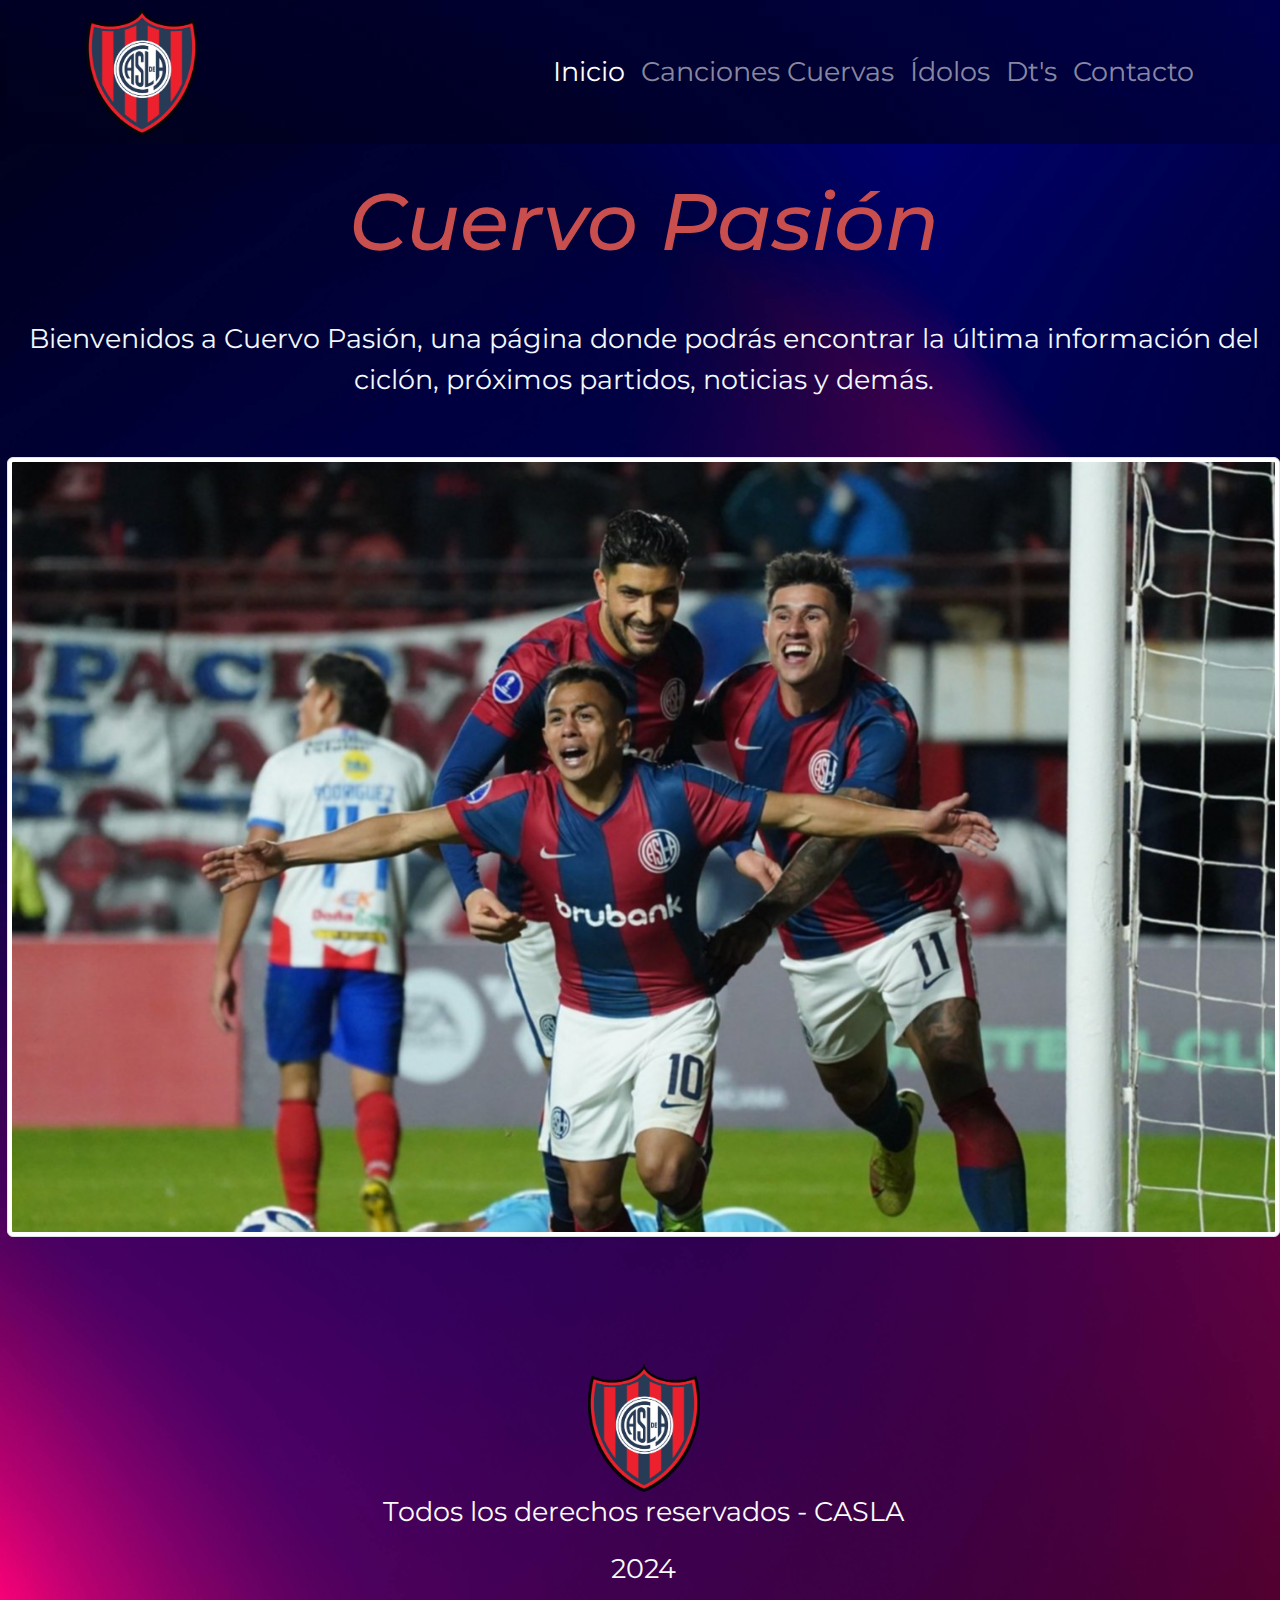
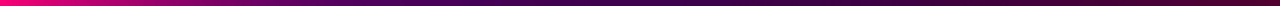
<file: index.html>
<!DOCTYPE html>
<html lang="en">
    <head>
        <meta charset="UTF-8">
        <meta name="viewport" content="width=device-width, initial-scale=1.0">
        <title>Cuervo Pasión</title>
        <meta name="description" content="Toda la información azulgrana en un solo lugar. Acá vas a encontrar todo lo que quieras saber sobre San Lorenzo de Almagro.">
        <meta name="keywords" content="SANLORENZO, AZULGRANA, CUERVO, BOEDO, ROMAGNOLI, BAUZA">
        <link rel="stylesheet" href="https://cdnjs.cloudflare.com/ajax/libs/animate.css/4.1.1/animate.min.css"/>
        <link rel="shortcut icon" href="./img/logoheader.png" type="image/x-icon">
        <link rel="stylesheet" href="./css/bootstrap.min.css">
        <link rel="stylesheet" href="./css/main.css">
    </head>

    <script src="./js/bootstrap.min.js"></script>

    <body>
        
        <header class="width-bg ">

            <nav class="navbar navbar-expand-lg navbar-dark container" >
                <div class="container-fluid">
                    <img src="./img/logoheader.png" alt="Logo del header" class="logofooter">
                  <button class="navbar-toggler" type="button" data-bs-toggle="collapse" data-bs-target="#navbarNav" aria-controls="navbarNav" aria-expanded="false" aria-label="Toggle navigation">
                    <span class="navbar-toggler-icon"></span>
                  </button>
                  <div class="collapse navbar-collapse" id="navbarNav">
                    <ul class="navbar-nav ms-auto">
                      <li class="nav-item">
                        <a class="nav-link active" aria-current="page" href="../index.html" >Inicio</a>
                      </li>
                      <li class="nav-item">
                        <a class="nav-link" href="./pages/canciones.html">Canciones Cuervas</a>
                      </li>
                      <li class="nav-item">
                        <a class="nav-link" href="./pages/idolos.html">Ídolos</a>
                      </li>
                      <li class="nav-item">
                        <a class="nav-link" href="./pages/dts.html">Dt's</a>
                      </li>
                      <li class="nav-item">
                        <a class="nav-link" href="./pages/contacto.html">Contacto</a>
                      </li>
                    </ul>
                  </div>
                </div>
              </nav>
                

        </header>

        <main>

            <section class= "cuervopasion">
                
                <h1 class="titulos">Cuervo Pasión</h1>
                <br>
                <p>Bienvenidos a Cuervo Pasión, una página donde podrás encontrar la última información del ciclón, próximos partidos, noticias y demás.</p>
                <br>
                <div class="animate__animated animate__bounceIn">
                    <!-- Imagen de inicio de página -->
                    <center>
                    <img src="./img/inicio.jpg" alt="Imagen de inicio de página" class="img-thumbnail">
                    </center>
                </div>

            </section>

        </main>

        <footer class="footer">

            <div>
                <img src="../img/logoheader.png" alt="Logo del footer" class="logofooter img-fluid">
                <p>Todos los derechos reservados - CASLA</p>
                <p>2024</p>
            </div>

        </footer>

    </body>
</html>
</file>
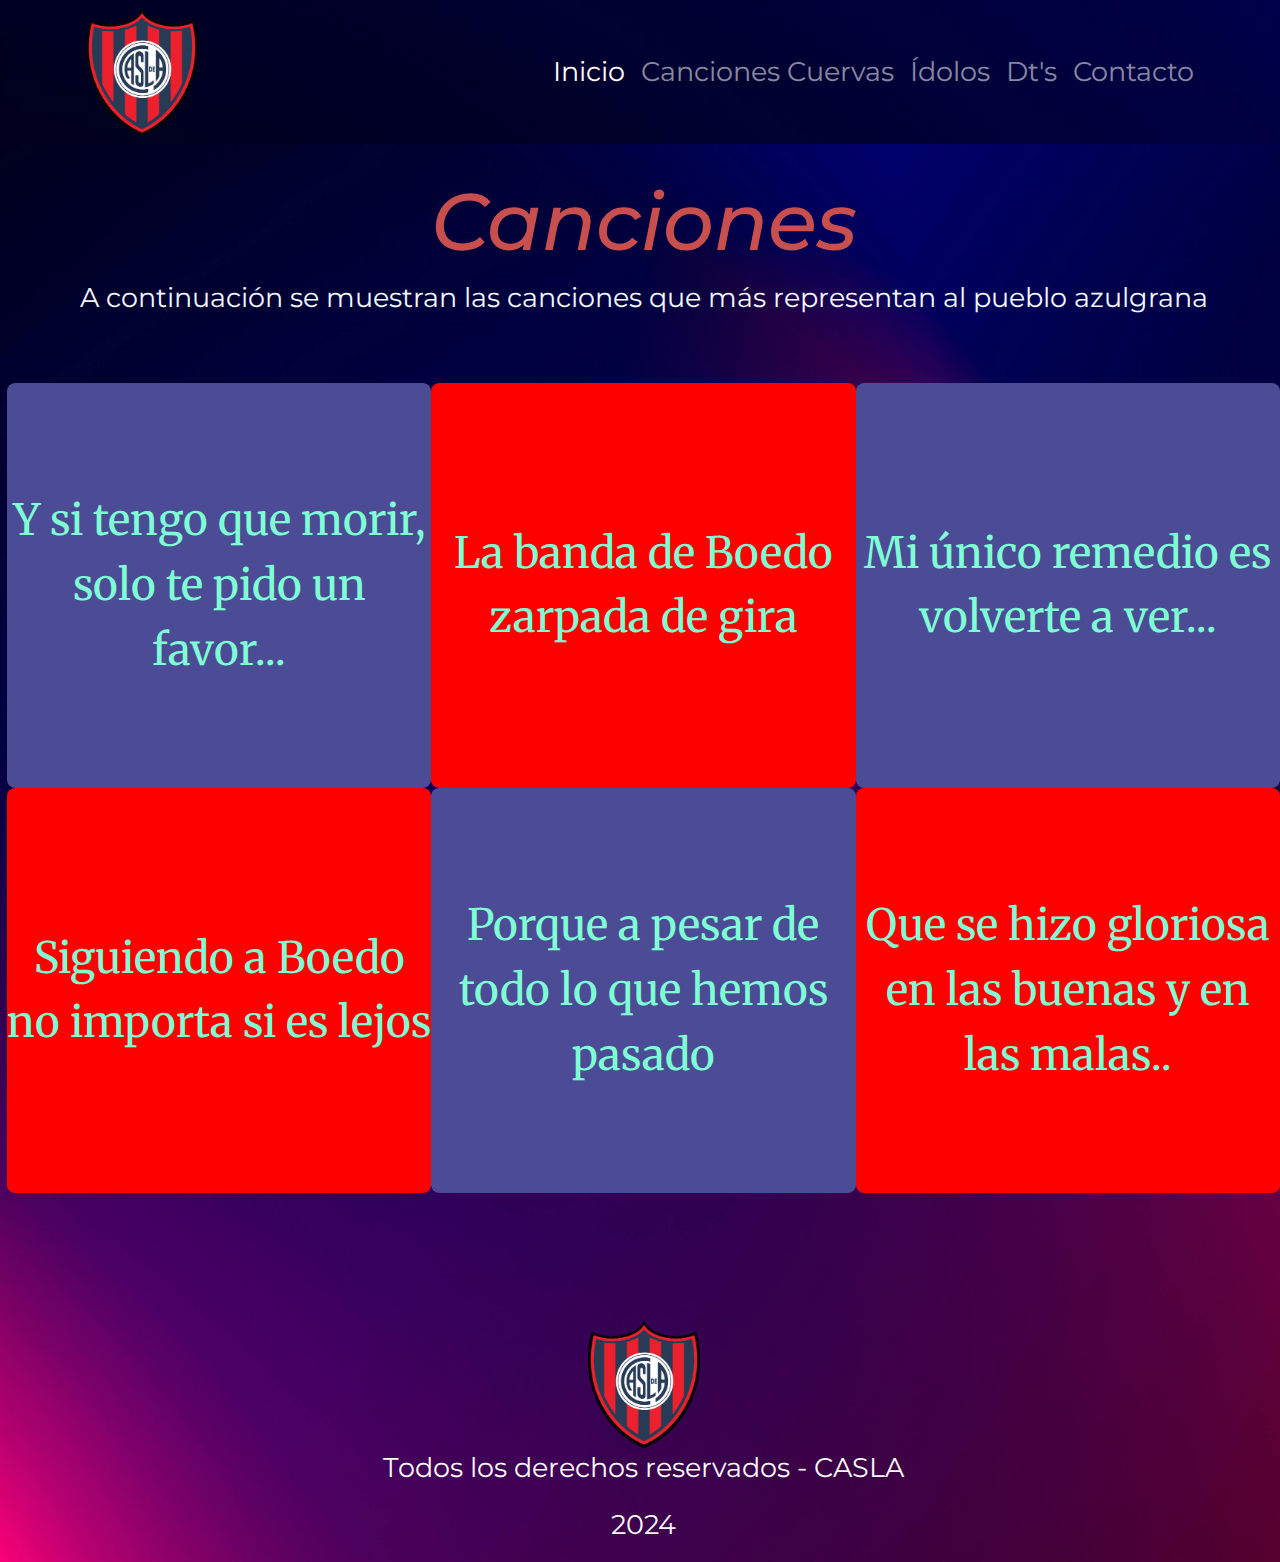
<file: pages/canciones.html>
<!DOCTYPE html>
<html lang="en">
<head>
    <meta charset="UTF-8">
    <meta name="viewport" content="width=device-width, initial-scale=1.0">
    <title>Canciones</title>
    <link rel="stylesheet" href="https://cdnjs.cloudflare.com/ajax/libs/animate.css/4.1.1/animate.min.css"/>
    <link rel="shortcut icon" href="../img/logoheader.png" type="image/x-icon">
    <link rel="stylesheet" href="../css/bootstrap.min.css">
    <link rel="stylesheet" href="../css/main.css">
</head>

<script src="../js/bootstrap.min.js"></script>

<body>
    <header class="width-bg ">

        <nav class="navbar navbar-expand-lg navbar-dark container" >
            <div class="container-fluid">
                <img src="../img/logoheader.png" alt="Logo del footer" class="logofooter">
              <button class="navbar-toggler" type="button" data-bs-toggle="collapse" data-bs-target="#navbarNav" aria-controls="navbarNav" aria-expanded="false" aria-label="Toggle navigation">
                <span class="navbar-toggler-icon"></span>
              </button>
              <div class="collapse navbar-collapse" id="navbarNav">
                <ul class="navbar-nav ms-auto">
                  <li class="nav-item">
                    <a class="nav-link active" aria-current="page" href="../index.html" >Inicio</a>
                  </li>
                  <li class="nav-item">
                    <a class="nav-link" href="../pages/canciones.html">Canciones Cuervas</a>
                  </li>
                  <li class="nav-item">
                    <a class="nav-link" href="../pages/idolos.html">Ídolos</a>
                  </li>
                  <li class="nav-item">
                    <a class="nav-link" href="../pages/dts.html">Dt's</a>
                  </li>
                  <li class="nav-item">
                    <a class="nav-link" href="../pages/contacto.html">Contacto</a>
                  </li>
                </ul>
              </div>
            </div>
          </nav>
    </header>


    <main>

        <section class= "cuervopasion">
            <h1 class="titulos">Canciones</h1>
            <p class="pb-5">A continuación se muestran las canciones que más representan al pueblo azulgrana</p>
        <section>

        <!-- Links a las cancioes -->
        <div class="contenedor">
        <a href="https://youtu.be/IlNC35grHRY?si=Giy1nNHYZ1e5mpod" class="cancion1">Y si tengo que morir, solo te pido un favor...</a>
         <a href="https://youtu.be/9rovLCpFaoI?si=sd_qRaxyRibDCoLL" class="cancion2">La banda de Boedo zarpada de gira</a>
         <a href="https://youtu.be/p1fyABog9Lk?si=t9PZen1uOUBqcQzH" class="cancion3">Mi único remedio es volverte a ver...</a>
         <a href="https://youtu.be/FA495Pp2aTc?si=rUICKEHHgUywJJx8" class="cancion4">Siguiendo a Boedo no importa si es lejos</a>
         <a href="https://youtu.be/zoSBFfYKUH0?si=CbMD6nckvhzxtqW3" class="cancion5">Porque a pesar de todo lo que hemos pasado</a>
         <a href="https://youtu.be/zJ4QKdlqW0I?si=PfaElXQHFsq1wFVB" class="cancion6">Que se hizo gloriosa en las buenas y en las malas..</a>
        </div>

    </main>

    <footer class="footer text-center">

        <div>
            <img src="../img/logoheader.png" alt="Logo del footer" class="logofooter img-fluid">
            <p>Todos los derechos reservados - CASLA</p>
            <p>2024</p>
        </div>

    </footer>

</body>
</html>
</file>
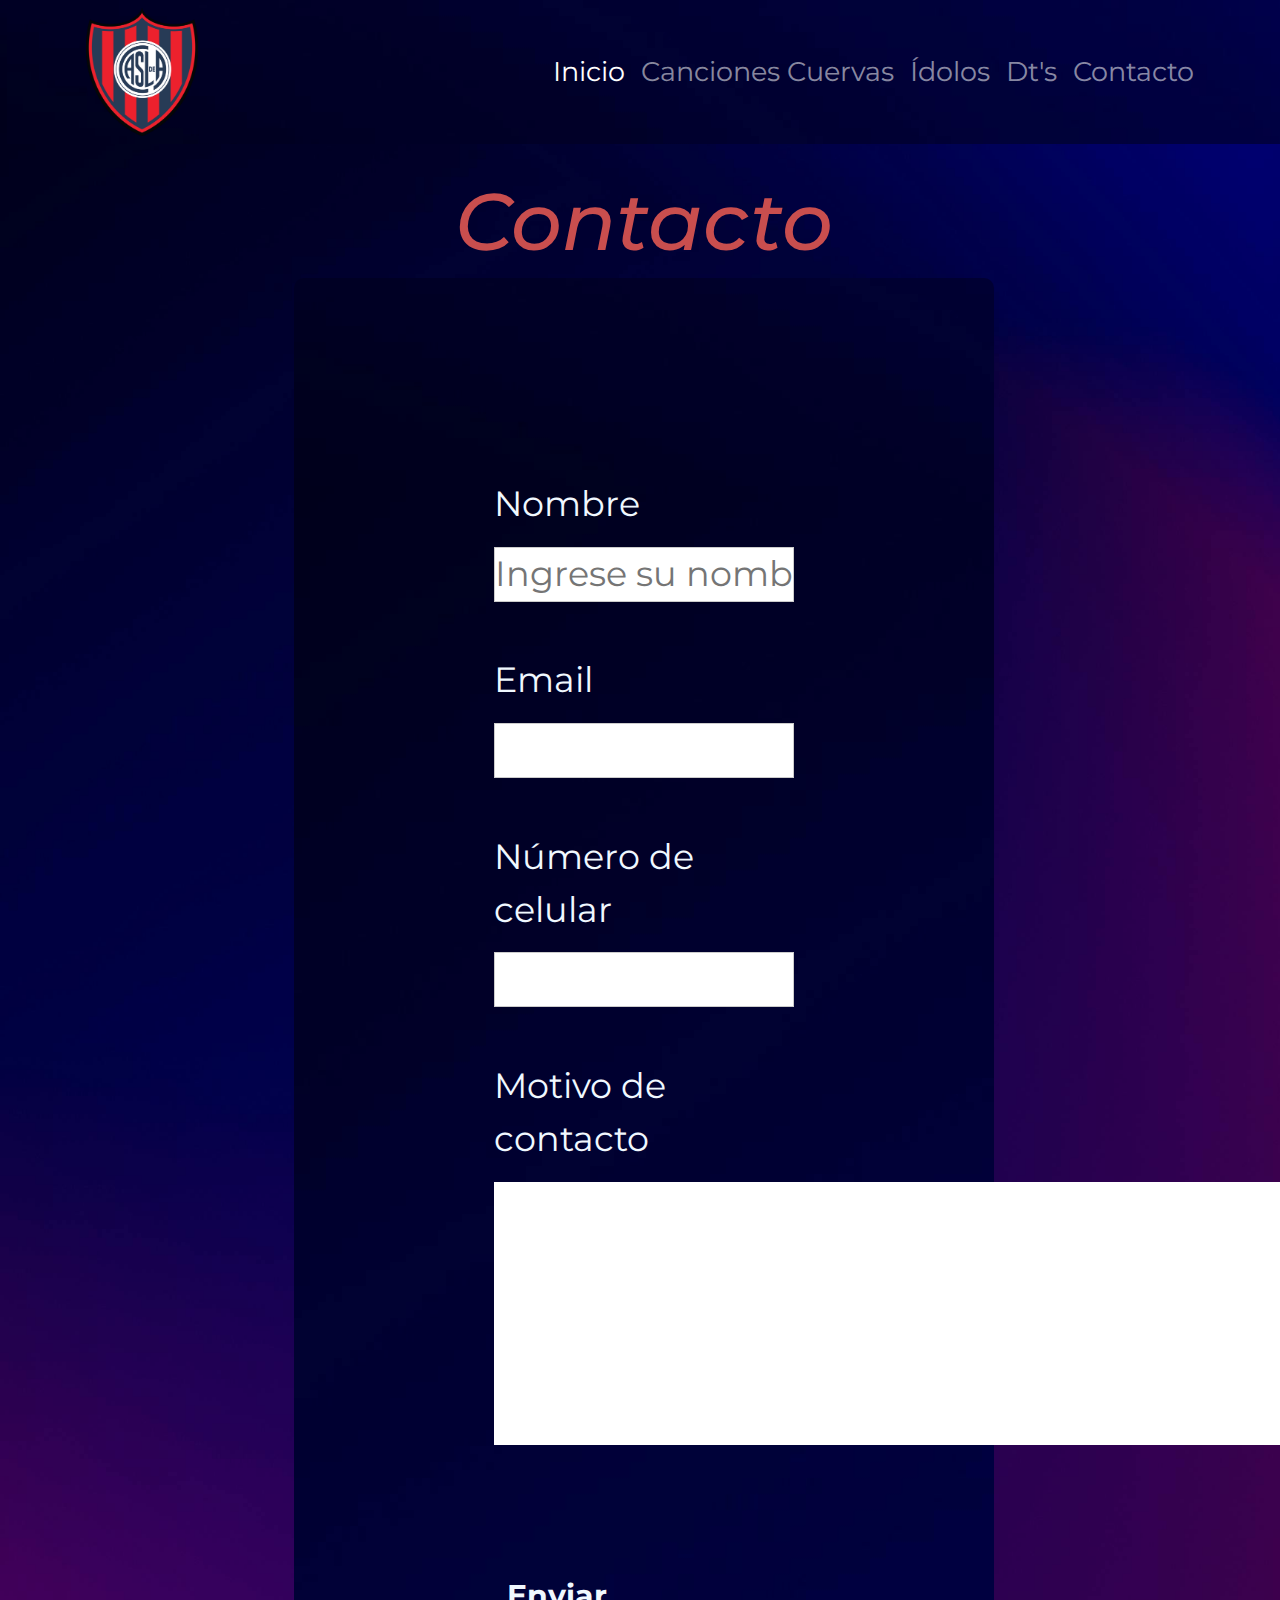
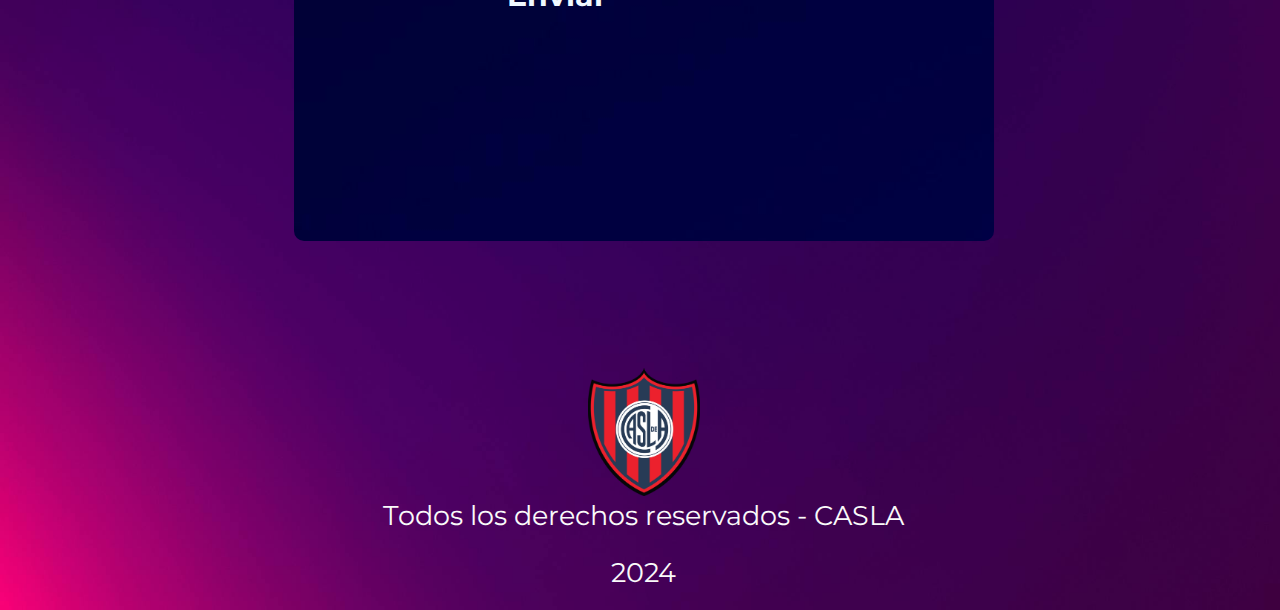
<file: pages/conatcto.html>
<!DOCTYPE html>
<html lang="en">
<head>
    <meta charset="UTF-8">
    <meta name="viewport" content="width=device-width, initial-scale=1.0">
    <title>Contacto</title>
    <link rel="stylesheet" href="https://cdnjs.cloudflare.com/ajax/libs/animate.css/4.1.1/animate.min.css"/>
    <link rel="shortcut icon" href="../img/logoheader.png" type="image/x-icon">
    <link rel="stylesheet" href="../css/bootstrap.min.css">
    <link rel="stylesheet" href="../css/main.css">
</head>

<body>
    <script src="../js/bootstrap.min.js"></script>
    <header class="width-bg ">

        <nav class="navbar navbar-expand-lg navbar-dark container" >
            <div class="container-fluid">
                <img src="../img/logoheader.png" alt="Logo del footer" class="logofooter">
              <button class="navbar-toggler" type="button" data-bs-toggle="collapse" data-bs-target="#navbarNav" aria-controls="navbarNav" aria-expanded="false" aria-label="Toggle navigation">
                <span class="navbar-toggler-icon"></span>
              </button>
              <div class="collapse navbar-collapse" id="navbarNav">
                <ul class="navbar-nav ms-auto">
                  <li class="nav-item">
                    <a class="nav-link active" aria-current="page" href="../index.html" >Inicio</a>
                  </li>
                  <li class="nav-item">
                    <a class="nav-link" href="../pages/canciones.html">Canciones Cuervas</a>
                  </li>
                  <li class="nav-item">
                    <a class="nav-link" href="../pages/idolos.html">Ídolos</a>
                  </li>
                  <li class="nav-item">
                    <a class="nav-link" href="../pages/dts.html">Dt's</a>
                  </li>
                  <li class="nav-item">
                    <a class="nav-link" href="#">Contacto</a>
                  </li>
                </ul>
              </div>
            </div>
          </nav>
            

    </header>

    
    <main>
        <h1>Contacto</h1>

        <div class="formcontacto">

            <form action="" method="" enctype="" >

                <p>Nombre</p>
                <input type="text" maxlength="9" placeholder="Ingrese su nombre" required class="field">
                <br>
                <br>

                <p>Email</p>
                <input type="email" minlength="4" class="field">
                <br>
                <br>

                <p>Número de celular</p>
                <input type="number" minlength="4" class="field">
                <br>
                <br>

                <p>Motivo de contacto</p>
                <textarea rows="5" cols="40"></textarea>
                <br>

                <br><br>

                <p class="button center-content">
                    <input type="submit" class="btn btn-white" value="Enviar">
                </p>
            </form>
        </div>

    </main>

    <footer class="footer">

        <div>
            <img src="../img/logoheader.png" alt="Logo del footer" class="logofooter">
            <p>Todos los derechos reservados - CASLA</p>
            <p>2024</p>
        </div>

    </footer>

</body>
</html>
</file>
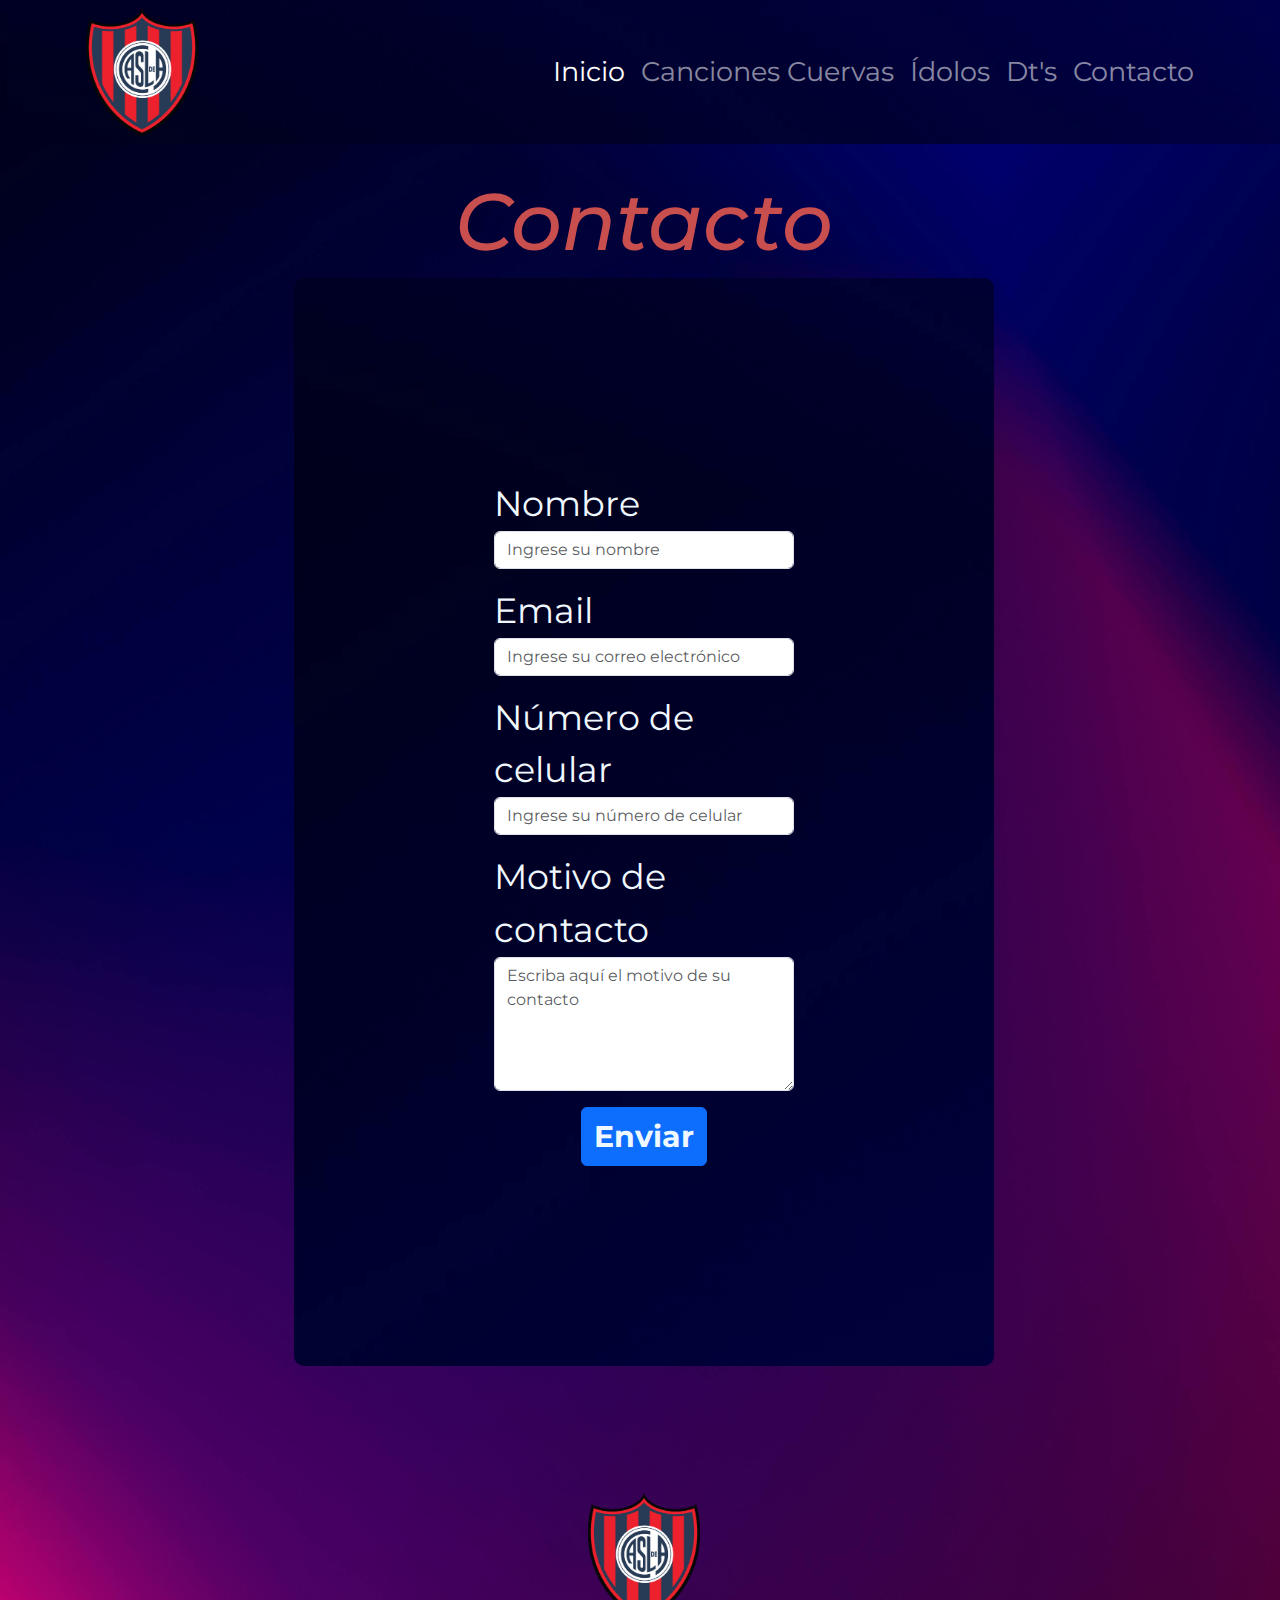
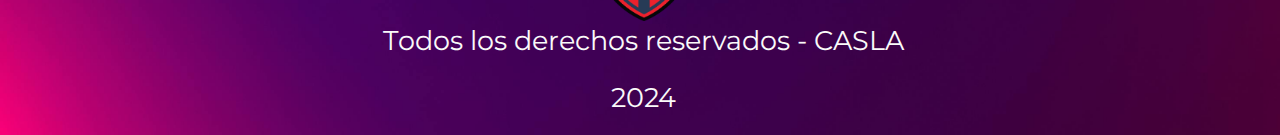
<file: pages/contacto.html>
<!DOCTYPE html>
<html lang="en">
<head>
    <meta charset="UTF-8">
    <meta name="viewport" content="width=device-width, initial-scale=1.0">
    <title>Contacto</title>
    <link rel="stylesheet" href="https://cdnjs.cloudflare.com/ajax/libs/animate.css/4.1.1/animate.min.css"/>
    <link rel="shortcut icon" href="../img/logoheader.png" type="image/x-icon">
    <link rel="stylesheet" href="../css/bootstrap.min.css">
    <link rel="stylesheet" href="../css/main.css">
</head>

<script src="../js/bootstrap.min.js"></script>

<body>
    <header class="width-bg ">

        <nav class="navbar navbar-expand-lg navbar-dark container" >
            <div class="container-fluid">
                <img src="../img/logoheader.png" alt="Logo del footer" class="logofooter">
              <button class="navbar-toggler" type="button" data-bs-toggle="collapse" data-bs-target="#navbarNav" aria-controls="navbarNav" aria-expanded="false" aria-label="Toggle navigation">
                <span class="navbar-toggler-icon"></span>
              </button>
              <div class="collapse navbar-collapse" id="navbarNav">
                <ul class="navbar-nav ms-auto">
                  <li class="nav-item">
                    <a class="nav-link active" aria-current="page" href="../index.html" >Inicio</a>
                  </li>
                  <li class="nav-item">
                    <a class="nav-link" href="../pages/canciones.html">Canciones Cuervas</a>
                  </li>
                  <li class="nav-item">
                    <a class="nav-link" href="../pages/idolos.html">Ídolos</a>
                  </li>
                  <li class="nav-item">
                    <a class="nav-link" href="../pages/dts.html">Dt's</a>
                  </li>
                  <li class="nav-item">
                    <a class="nav-link" href="../pages/contacto.html">Contacto</a>
                  </li>
                </ul>
              </div>
            </div>
          </nav>
            

    </header>

    
    <main class="container">
      <h1 class="text-center">Contacto</h1>

      <div class="formcontacto">
          <form action="" method="">
              <div class="mb-3">
                  <label>Nombre</label>
                  <input type="text" id="nombre" class="form-control" placeholder="Ingrese su nombre" required>
              </div>
              <div class="mb-3">
                  <label>Email</label>
                  <input type="email" id="email" class="form-control" placeholder="Ingrese su correo electrónico" required>
              </div>
              <div class="mb-3">
                  <label>Número de celular</label>
                  <input type="tel" id="telefono" class="form-control" placeholder="Ingrese su número de celular" required>
              </div>
              <div class="mb-3">
                  <label>Motivo de contacto</label>
                  <textarea id="motivo" class="form-control" rows="5" placeholder="Escriba aquí el motivo de su contacto"></textarea>
              </div>
              <div class="text-center">
                  <button type="submit" class="btn btn-primary">Enviar</button>
              </div>
          </form>
      </div>

  </main>

    <footer class="footer">

        <div>
            <img src="../img/logoheader.png" alt="Logo del footer" class="logofooter img-fluid">
            <p>Todos los derechos reservados - CASLA</p>
            <p>2024</p>
        </div>

    </footer>

</body>
</html>
</file>
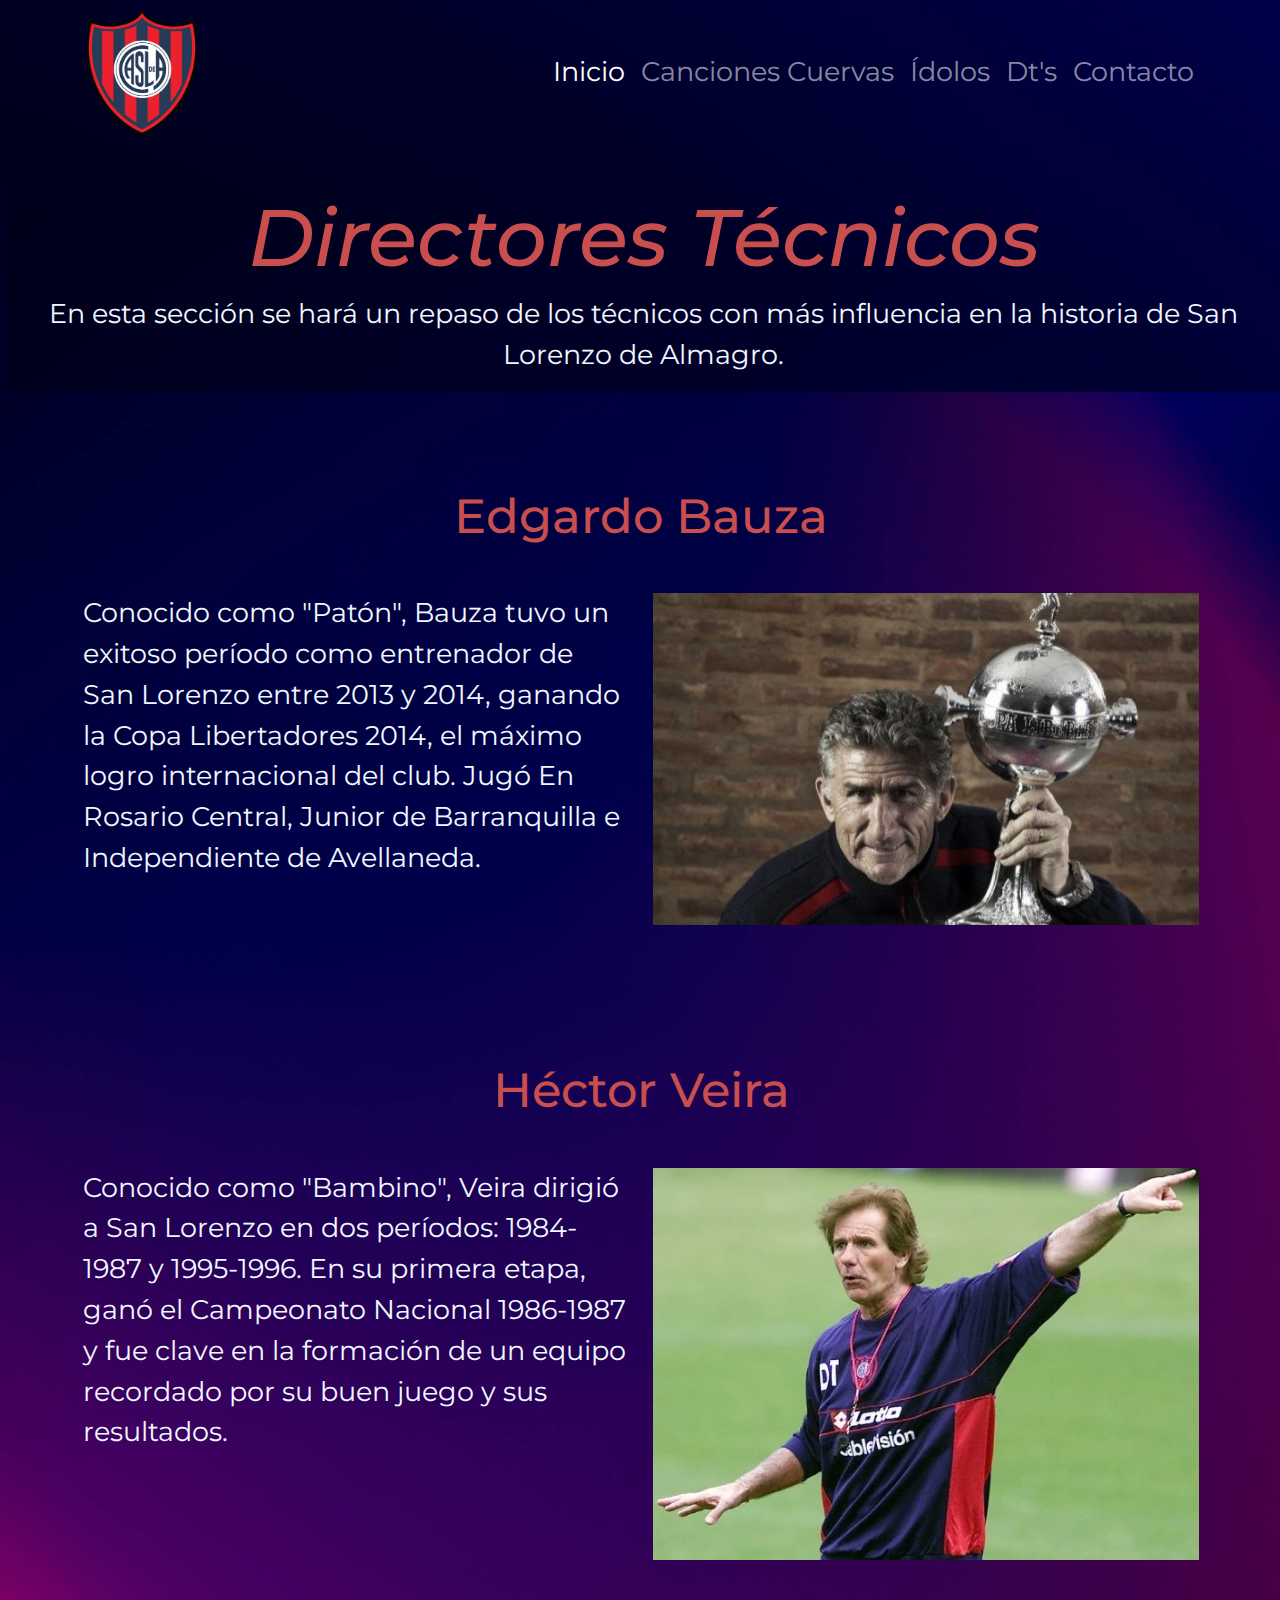
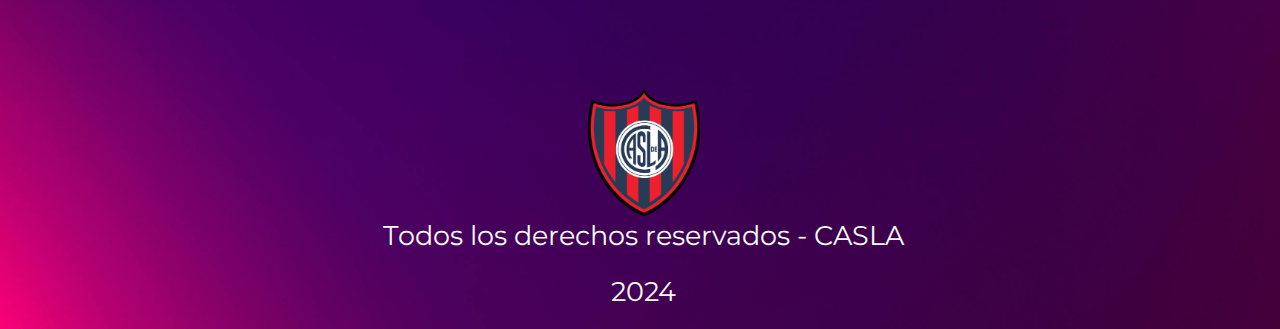
<file: pages/dts.html>
<!DOCTYPE html>
<html lang="en">
<head>
    <meta charset="UTF-8">
    <meta name="viewport" content="width=device-width, initial-scale=1.0">
    <title>Directores Técnicos</title>
    <link rel="stylesheet" href="https://cdnjs.cloudflare.com/ajax/libs/animate.css/4.1.1/animate.min.css"/>
    <link rel="shortcut icon" href="../img/logoheader.png" type="image/x-icon">
    <link rel="stylesheet" href="../css/bootstrap.min.css">
    <link rel="stylesheet" href="../css/main.css">
</head>

<script src="../js/bootstrap.min.js"></script>

<body>
    <header class="width-bg ">

        <nav class="navbar navbar-expand-lg navbar-dark container" >
            <div class="container-fluid">
                <img src="../img/logoheader.png" alt="Logo del footer" class="logofooter">
              <button class="navbar-toggler" type="button" data-bs-toggle="collapse" data-bs-target="#navbarNav" aria-controls="navbarNav" aria-expanded="false" aria-label="Toggle navigation">
                <span class="navbar-toggler-icon"></span>
              </button>
              <div class="collapse navbar-collapse" id="navbarNav">
                <ul class="navbar-nav ms-auto">
                  <li class="nav-item">
                    <a class="nav-link active" aria-current="page" href="../index.html" >Inicio</a>
                  </li>
                  <li class="nav-item">
                    <a class="nav-link" href="../pages/canciones.html">Canciones Cuervas</a>
                  </li>
                  <li class="nav-item">
                    <a class="nav-link" href="../pages/idolos.html">Ídolos</a>
                  </li>
                  <li class="nav-item">
                    <a class="nav-link" href="../pages/dts.html">Dt's</a>
                  </li>
                  <li class="nav-item">
                    <a class="nav-link" href="../pages/contacto.html">Contacto</a>
                  </li>
                </ul>
              </div>
            </div>
          </nav>
            
          <div class="d-flex justify-content-center pt-3">
            <div class="text-center">
                <h1>Directores Técnicos</h1>
                <p>En esta sección se hará un repaso de los técnicos con más influencia en la historia de San Lorenzo de Almagro.</p>
            </div>
          </div>
    </header>

    <section class="animate__animated animate__headShake margin-section">

      <div class="container">
        <div class="row">
          <h2 class="mb-5 mt-5 pt-5 text-center">Edgardo Bauza</h2>
            <div class="col-12 col-md-6 mb-4 mb-md-0">
              <p class="parrafoidolos">Conocido como "Patón", Bauza tuvo un exitoso período como entrenador de San Lorenzo entre 2013 y 2014, ganando la Copa Libertadores 2014, el máximo logro internacional del club. Jugó En Rosario Central, Junior de Barranquilla e Independiente de Avellaneda.</p>
            </div>
        <div class="col-12 col-md-6">
            <img class="img-fluid" src="../img/bauza.jpg" alt="Bauza">
        </div>
      </div>
    </section>
<br>

<section class="animate__animated animate__headShake margin-section">

  <div class="container">
    <div class="row">
      <h2 class="mb-5 mt-5 pt-5 text-center">Héctor Veira</h2>
        <div class="col-12 col-md-6 mb-4 mb-md-0">
          <p class="parrafoidolos">Conocido como "Bambino", Veira dirigió a San Lorenzo en dos períodos: 1984-1987 y 1995-1996. En su primera etapa, ganó el Campeonato Nacional 1986-1987 y fue clave en la formación de un equipo recordado por su buen juego y sus resultados.​</p>
        </div>
    <div class="col-12 col-md-6">
        <img class="img-fluid" src="../img/veira.jpg" alt="Bambino Veira" width="900px">
    </div>
  </div>
</section>

    <footer class="footer">

        <div>
            <img src="../img/logoheader.png" alt="Logo del footer" class="logofooter img-fluid">
            <p>Todos los derechos reservados - CASLA</p>
            <p>2024</p>
        </div>

    </footer>
    
</body>
</html>
</file>
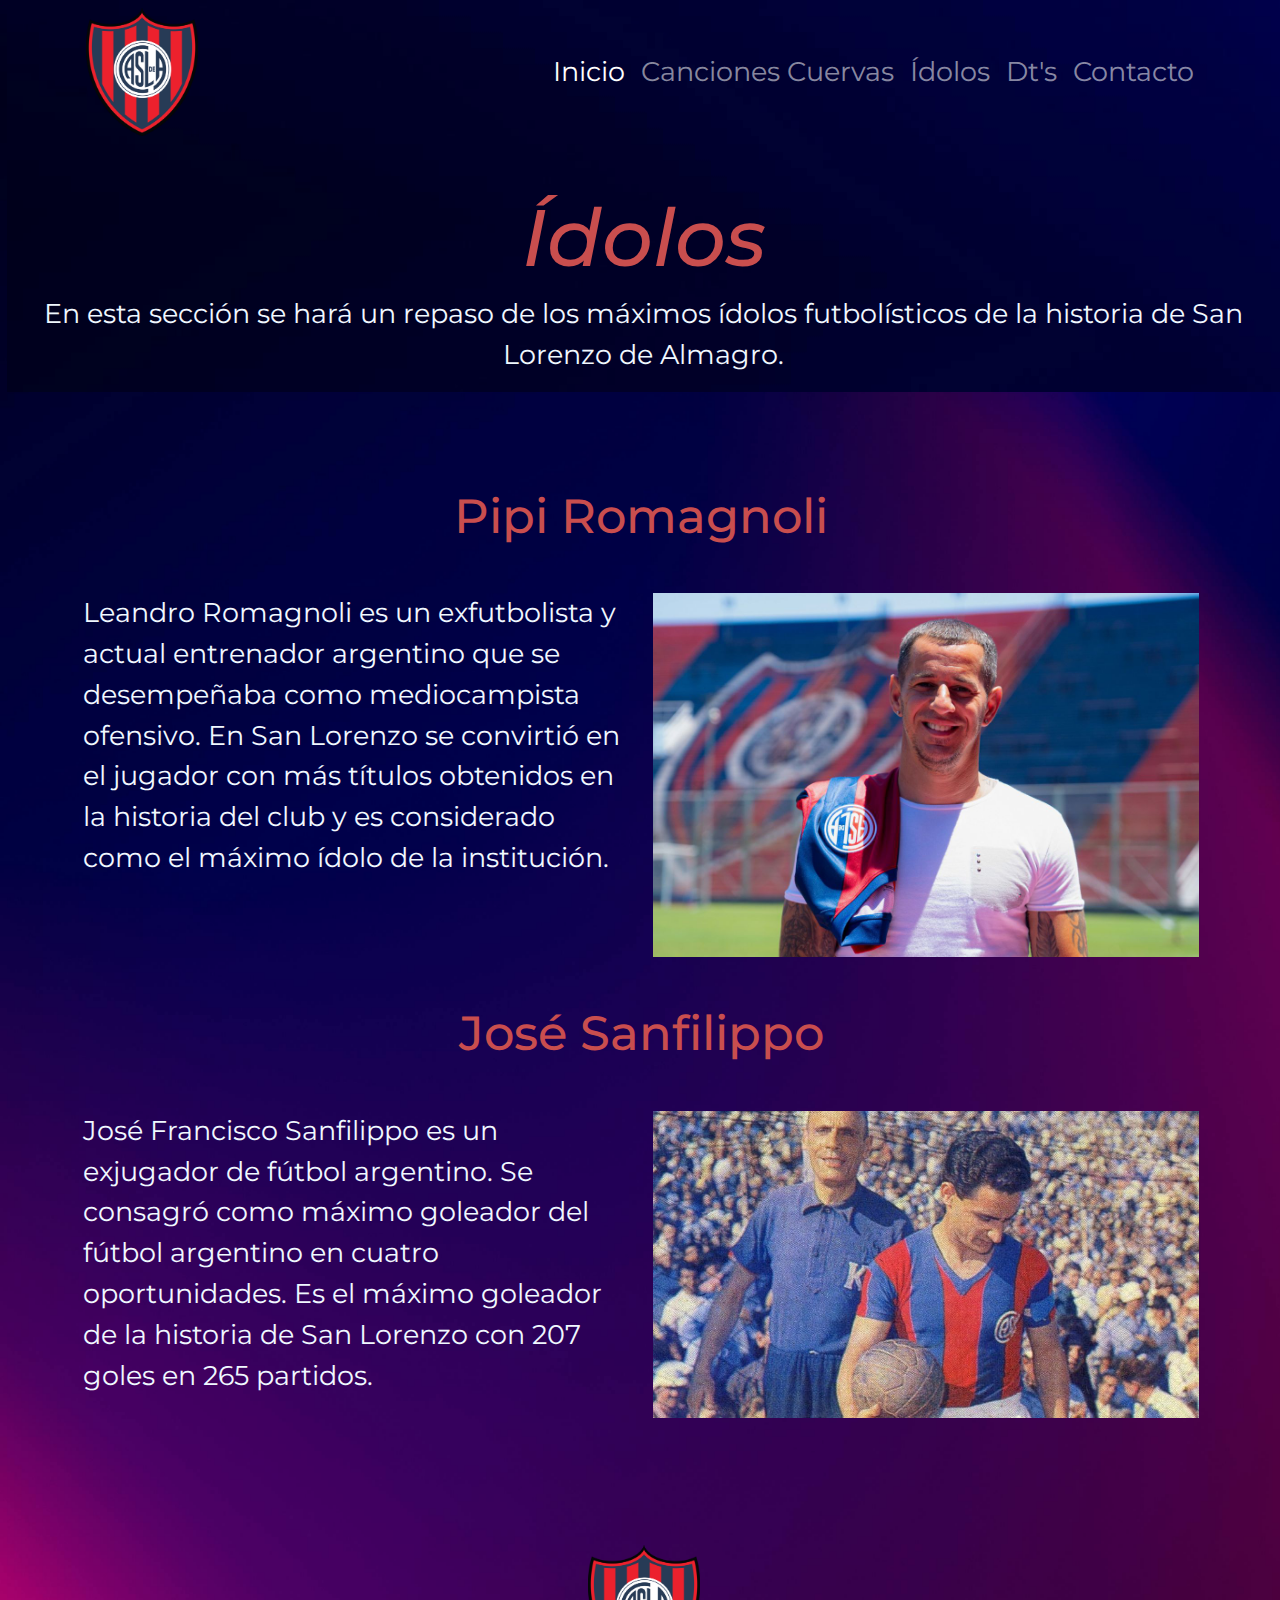
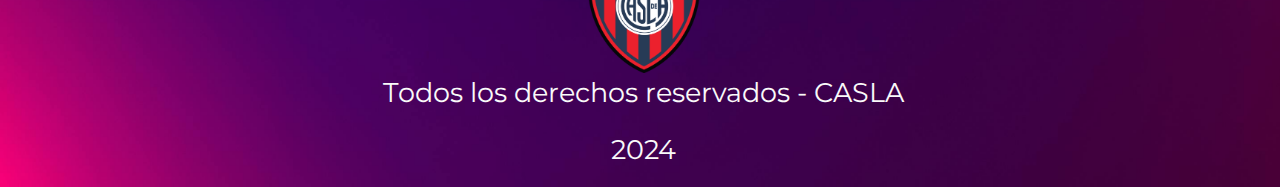
<file: pages/idolos.html>
<!DOCTYPE html>
<html lang="en">
<head>
    <meta charset="UTF-8">
    <meta name="viewport" content="width=device-width, initial-scale=1.0">
    <title>Ídolos</title>
    <link rel="stylesheet" href="https://cdnjs.cloudflare.com/ajax/libs/animate.css/4.1.1/animate.min.css"/>
    <link rel="shortcut icon" href="../img/logoheader.png" type="image/x-icon">
    <link rel="stylesheet" href="../css/bootstrap.min.css">
    <link rel="stylesheet" href="../css/main.css">
</head>

<script src="../js/bootstrap.min.js"></script>

<body>
    <header class="width-bg ">

        <nav class="navbar navbar-expand-lg navbar-dark container" >
            <div class="container-fluid">
                <img src="../img/logoheader.png" alt="Logo del footer" class="logofooter">
              <button class="navbar-toggler" type="button" data-bs-toggle="collapse" data-bs-target="#navbarNav" aria-controls="navbarNav" aria-expanded="false" aria-label="Toggle navigation">
                <span class="navbar-toggler-icon"></span>
              </button>
              <div class="collapse navbar-collapse" id="navbarNav">
                <ul class="navbar-nav ms-auto">
                  <li class="nav-item">
                    <a class="nav-link active" aria-current="page" href="../index.html" >Inicio</a>
                  </li>
                  <li class="nav-item">
                    <a class="nav-link" href="../pages/canciones.html">Canciones Cuervas</a>
                  </li>
                  <li class="nav-item">
                    <a class="nav-link" href="../pages/idolos.html">Ídolos</a>
                  </li>
                  <li class="nav-item">
                    <a class="nav-link" href="../pages/dts.html">Dt's</a>
                  </li>
                  <li class="nav-item">
                    <a class="nav-link" href="../pages/contacto.html">Contacto</a>
                  </li>
                </ul>
              </div>
            </div>
          </nav>
            
          <div class="d-flex justify-content-center pt-3">
            <div class="text-center">
                <h1>Ídolos</h1>
                <p>En esta sección se hará un repaso de los máximos ídolos futbolísticos de la historia de San Lorenzo de Almagro.</p>
            </div>
        </div>
    </header>

    <section class="animate__animated animate__headShake margin-section">
        <div class="container">
            <div class="row">
                <h2 class="mb-5 mt-5 pt-5 text-center">Pipi Romagnoli</h2>
                <div class="col-12 col-md-6 mb-4 mb-md-0">
                    <p class="parrafoidolos">Leandro Romagnoli es un exfutbolista y actual entrenador argentino que se desempeñaba como mediocampista ofensivo. En San Lorenzo se convirtió en el jugador con más títulos obtenidos en la historia del club y es considerado como el máximo ídolo de la institución.</p>
                </div>
                <div class="col-12 col-md-6">
                    <img class="img-fluid" src="../img/pipi.jpg" alt="Pipi Romagnoli">
                </div>
            </div>
        </div>
    </section>

    <section class="animate__animated animate__headShake margin-section">
        <div class="container">
            <div class="row">
                <h2 class="mb-5 mt-5 text-center">José Sanfilippo</h2>
                <div class="col-12 col-md-6 mb-4 mb-md-0">
                    <p class="parrafoidolos">José Francisco Sanfilippo es un exjugador de fútbol argentino. Se consagró como máximo goleador del fútbol argentino en cuatro oportunidades. Es el máximo goleador de la historia de San Lorenzo con 207 goles en 265 partidos.</p>
                </div>
                <div class="col-12 col-md-6">
                    <img class="img-fluid" src="../img/sanfilippo.jpg" alt="José Sanfilippo">
                </div>
            </div>
        </div>
    </section>

    <footer class="footer">

        <div>
            <img src="../img/logoheader.png" alt="Logo del footer" class="logofooter img-fluid">
            <p>Todos los derechos reservados - CASLA</p>
            <p>2024</p>
        </div>

    </footer>



</body>
</html>
</file>
<file: css/main.css>
@import"https://fonts.googleapis.com/css2?family=Inter:wght@100..900&display=swap";@import"https://fonts.googleapis.com/css2?family=Inter:wght@100..900&family=Montserrat:ital,wght@0,100..900;1,100..900&display=swap";@import"https://fonts.googleapis.com/css2?family=Merriweather:ital,wght@0,300;0,400;0,700;0,900;1,300;1,400;1,700;1,900&display=swap";*{margin:0;padding:0;box-sizing:border-box}body{background-image:url("../img/fondosanlo.jpg");background-size:cover;color:#f0f8ff;margin-left:7px;font-family:"Montserrat",sans-serif;font-size:1.7rem}h1{color:#c94e4e;font-family:"Montserrat",sans-serif;font-size:5rem;font-style:italic;position:relative;text-align:center;margin-top:30px;animation:bounce;animation-duration:2s}h2{font-size:3rem;color:#c94e4e}.cuervopasion{text-align:center}.logofooter{height:8rem;width:7rem;align-items:center}.imginicio{display:flex;width:80%;height:1300px}.footer{display:flex;justify-content:center;text-align:center;color:#fafafa;padding-top:10%}.contenedor{padding-top:0%;height:90vh;display:grid;grid-template-columns:repeat(3, 1fr);text-align:center}.cancion1{font-family:"Merriweather";font-size:2.7rem;border-radius:2%;color:#7fffd4;text-decoration:none;background-color:#4c4c96;align-content:center}.cancion2{font-family:"Merriweather";font-size:2.7rem;border-radius:2%;color:#7fffd4;text-decoration:none;background-color:red;align-content:center}.cancion3{font-family:"Merriweather";font-size:2.7rem;border-radius:2%;color:#7fffd4;text-decoration:none;background-color:#4c4c96;align-content:center}.cancion4{font-family:"Merriweather";font-size:2.7rem;border-radius:2%;color:#7fffd4;text-decoration:none;background-color:red;align-content:center}.cancion5{font-family:"Merriweather";font-size:2.7rem;border-radius:2%;color:#7fffd4;text-decoration:none;background-color:#4c4c96;align-content:center}.cancion6{font-family:"Merriweather";font-size:2.7rem;border-radius:2%;color:#7fffd4;text-decoration:none;background-color:red;align-content:center}input,textarea{border:0}.field{border:solid 1px #ccc;width:300px}.field:focus{border-color:#98aeec}.btn{font-weight:bold;color:#f0f8ff;font-size:30px}.formcontacto{margin:0 auto;background-image:url("../img/fondosanlo.jpg");padding:200px;color:#f0f8ff;font-size:2.2rem;border-radius:10px;max-width:700px}.width-bg{background-image:url("../img/fondosanlo.jpg")}.margin-section{margin-right:5px}.parrafoidolos{width:100%}/*# sourceMappingURL=main.css.map */
</file>
